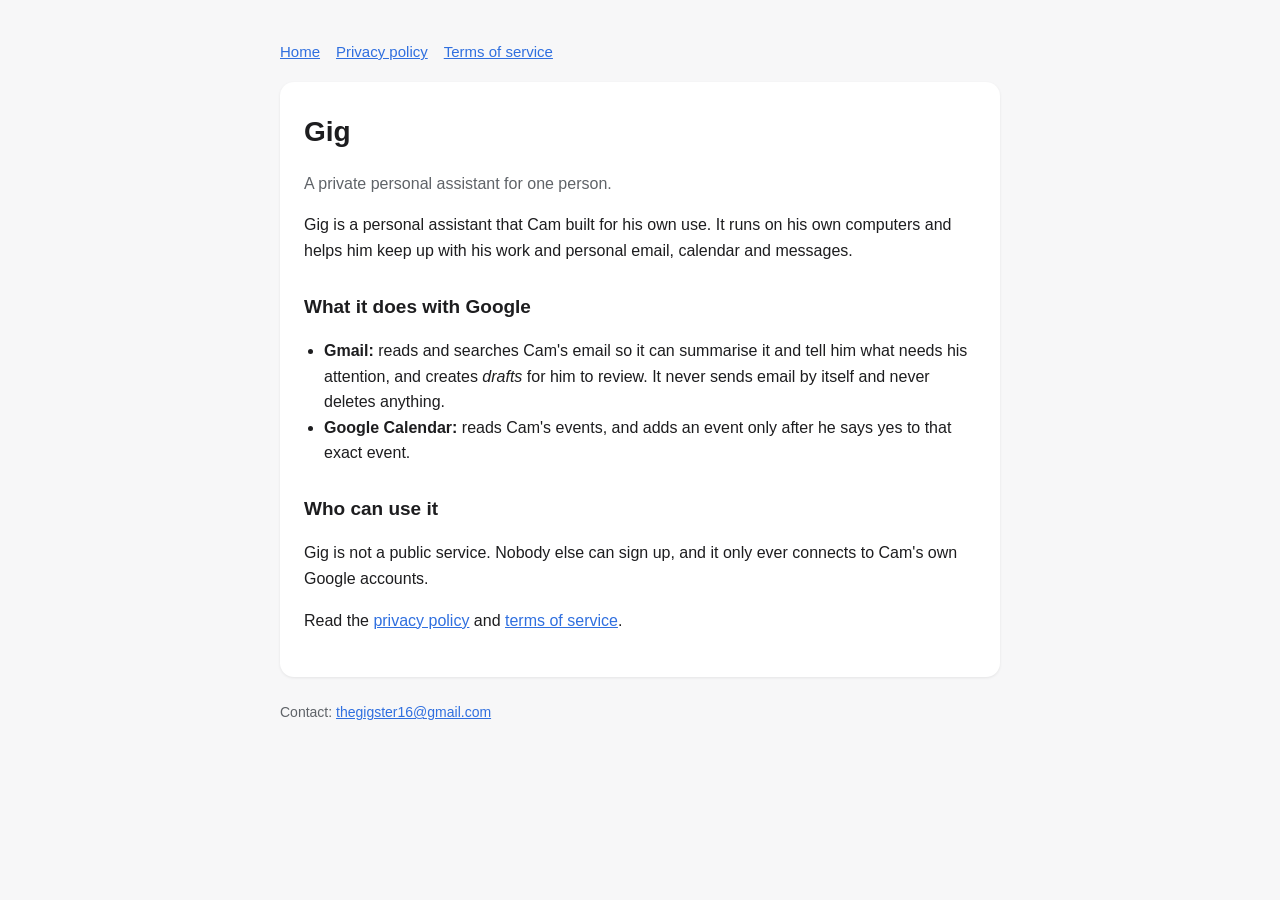
<file: index.html>
<!doctype html><html lang="en"><head><meta charset="utf-8"><meta name="viewport" content="width=device-width,initial-scale=1">
<meta name="google-site-verification" content="f_TTRvSaHK4re0VAbfAxs6ZmHJDR0mgMUfKt_7Yc03E" />
<title>Gig</title><link rel="stylesheet" href="style.css"></head><body><main>
<nav><a href="./">Home</a><a href="privacy.html">Privacy policy</a><a href="terms.html">Terms of service</a></nav>
<div class="card">
<h1>Gig</h1>
<p class="muted">A private personal assistant for one person.</p>
<p>Gig is a personal assistant that Cam built for his own use. It runs on his own computers and helps him keep up with his work and personal email, calendar and messages.</p>
<h2>What it does with Google</h2>
<ul>
<li><strong>Gmail:</strong> reads and searches Cam's email so it can summarise it and tell him what needs his attention, and creates <em>drafts</em> for him to review. It never sends email by itself and never deletes anything.</li>
<li><strong>Google Calendar:</strong> reads Cam's events, and adds an event only after he says yes to that exact event.</li>
</ul>
<h2>Who can use it</h2>
<p>Gig is not a public service. Nobody else can sign up, and it only ever connects to Cam's own Google accounts.</p>
<p>Read the <a href="privacy.html">privacy policy</a> and <a href="terms.html">terms of service</a>.</p>
</div>
<footer>Contact: <a href="mailto:thegigster16@gmail.com">thegigster16@gmail.com</a></footer>
</main></body></html>
</file>
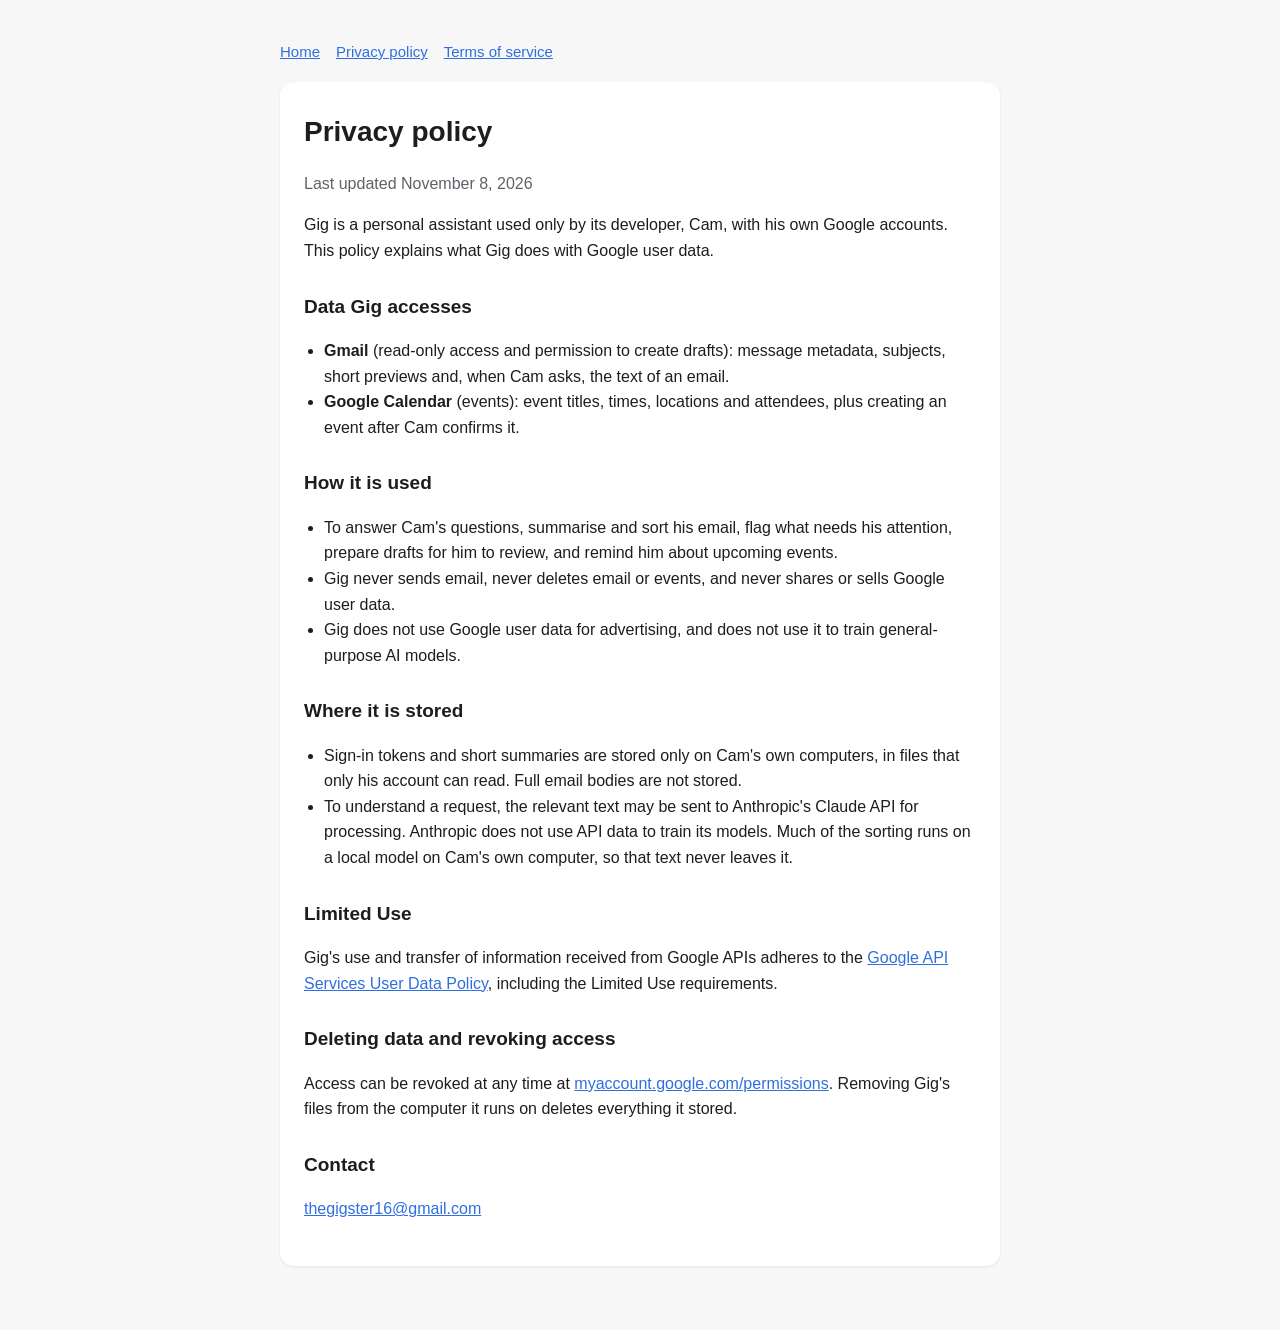
<file: privacy.html>
<!doctype html><html lang="en"><head><meta charset="utf-8"><meta name="viewport" content="width=device-width,initial-scale=1">
<title>Gig privacy policy</title><link rel="stylesheet" href="style.css"></head><body><main>
<nav><a href="./">Home</a><a href="privacy.html">Privacy policy</a><a href="terms.html">Terms of service</a></nav>
<div class="card">
<h1>Privacy policy</h1>
<p class="muted">Last updated November 8, 2026</p>
<p>Gig is a personal assistant used only by its developer, Cam, with his own Google accounts. This policy explains what Gig does with Google user data.</p>
<h2>Data Gig accesses</h2>
<ul>
<li><strong>Gmail</strong> (read-only access and permission to create drafts): message metadata, subjects, short previews and, when Cam asks, the text of an email.</li>
<li><strong>Google Calendar</strong> (events): event titles, times, locations and attendees, plus creating an event after Cam confirms it.</li>
</ul>
<h2>How it is used</h2>
<ul>
<li>To answer Cam's questions, summarise and sort his email, flag what needs his attention, prepare drafts for him to review, and remind him about upcoming events.</li>
<li>Gig never sends email, never deletes email or events, and never shares or sells Google user data.</li>
<li>Gig does not use Google user data for advertising, and does not use it to train general-purpose AI models.</li>
</ul>
<h2>Where it is stored</h2>
<ul>
<li>Sign-in tokens and short summaries are stored only on Cam's own computers, in files that only his account can read. Full email bodies are not stored.</li>
<li>To understand a request, the relevant text may be sent to Anthropic's Claude API for processing. Anthropic does not use API data to train its models. Much of the sorting runs on a local model on Cam's own computer, so that text never leaves it.</li>
</ul>
<h2>Limited Use</h2>
<p>Gig's use and transfer of information received from Google APIs adheres to the <a href="https://developers.google.com/terms/api-services-user-data-policy">Google API Services User Data Policy</a>, including the Limited Use requirements.</p>
<h2>Deleting data and revoking access</h2>
<p>Access can be revoked at any time at <a href="https://myaccount.google.com/permissions">myaccount.google.com/permissions</a>. Removing Gig's files from the computer it runs on deletes everything it stored.</p>
<h2>Contact</h2>
<p><a href="mailto:thegigster16@gmail.com">thegigster16@gmail.com</a></p>
</div></main></body></html>
</file>
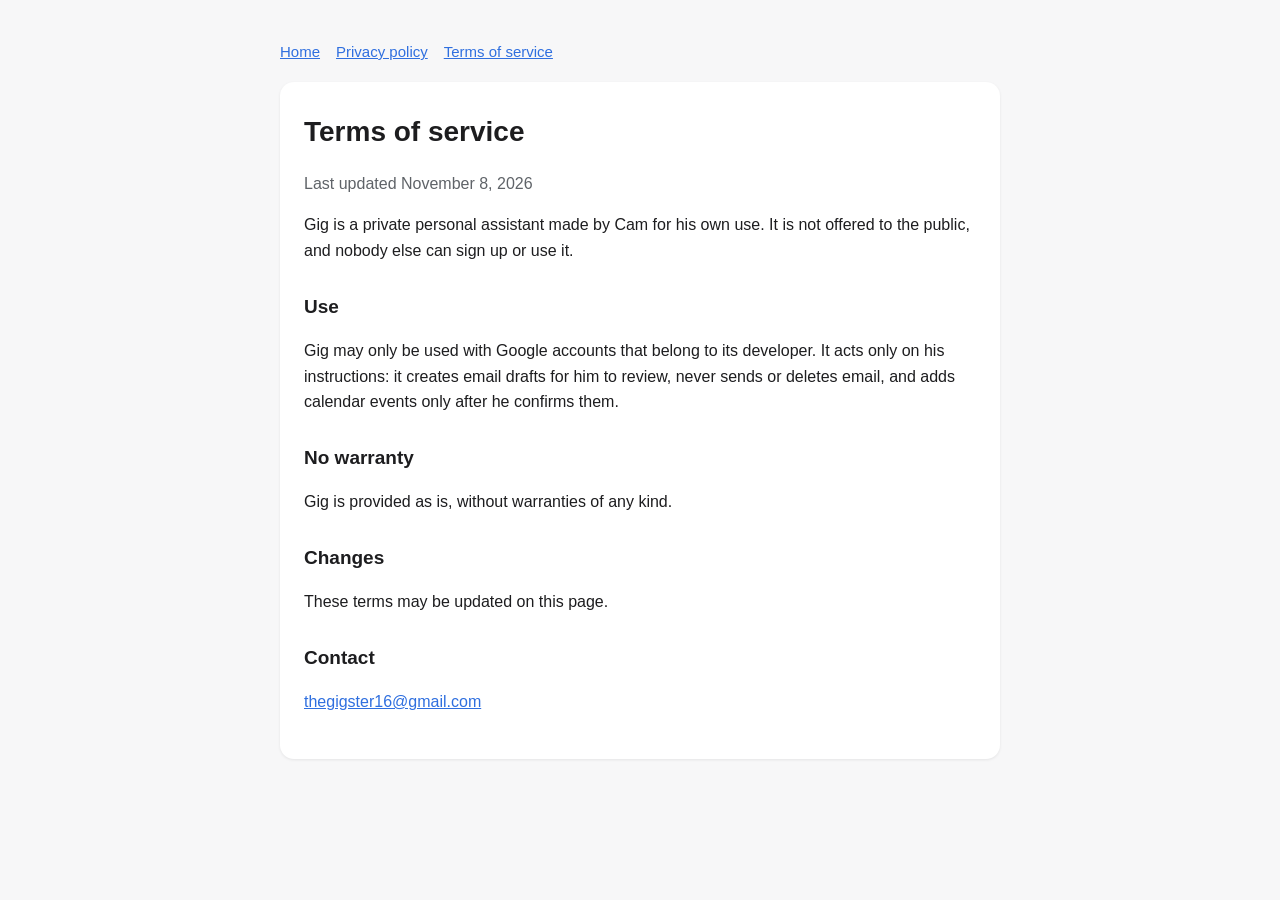
<file: terms.html>
<!doctype html><html lang="en"><head><meta charset="utf-8"><meta name="viewport" content="width=device-width,initial-scale=1">
<title>Gig terms of service</title><link rel="stylesheet" href="style.css"></head><body><main>
<nav><a href="./">Home</a><a href="privacy.html">Privacy policy</a><a href="terms.html">Terms of service</a></nav>
<div class="card">
<h1>Terms of service</h1>
<p class="muted">Last updated November 8, 2026</p>
<p>Gig is a private personal assistant made by Cam for his own use. It is not offered to the public, and nobody else can sign up or use it.</p>
<h2>Use</h2>
<p>Gig may only be used with Google accounts that belong to its developer. It acts only on his instructions: it creates email drafts for him to review, never sends or deletes email, and adds calendar events only after he confirms them.</p>
<h2>No warranty</h2>
<p>Gig is provided as is, without warranties of any kind.</p>
<h2>Changes</h2>
<p>These terms may be updated on this page.</p>
<h2>Contact</h2>
<p><a href="mailto:thegigster16@gmail.com">thegigster16@gmail.com</a></p>
</div></main></body></html>
</file>
<file: style.css>
:root{--bg:#f7f7f8;--fg:#1d1d1f;--muted:#5f6368;--card:#fff;--accent:#2f6fdf}
@media (prefers-color-scheme:dark){:root{--bg:#141416;--fg:#f2f2f4;--muted:#a1a1a8;--card:#1f1f23;--accent:#6ea0ff}}
body{margin:0;background:var(--bg);color:var(--fg);font:16px/1.6 -apple-system,BlinkMacSystemFont,"Segoe UI",Roboto,sans-serif}
main{max-width:720px;margin:0 auto;padding:40px 16px 64px}
.card{background:var(--card);border-radius:14px;padding:28px 24px;box-shadow:0 1px 3px rgba(0,0,0,.08)}
h1{font-size:28px;margin:0 0 4px}h2{font-size:19px;margin:28px 0 6px}
.muted{color:var(--muted)}a{color:var(--accent)}nav{margin-bottom:18px;font-size:15px}nav a{margin-right:16px}
ul{padding-left:20px}footer{margin-top:24px;font-size:14px;color:var(--muted)}
</file>
